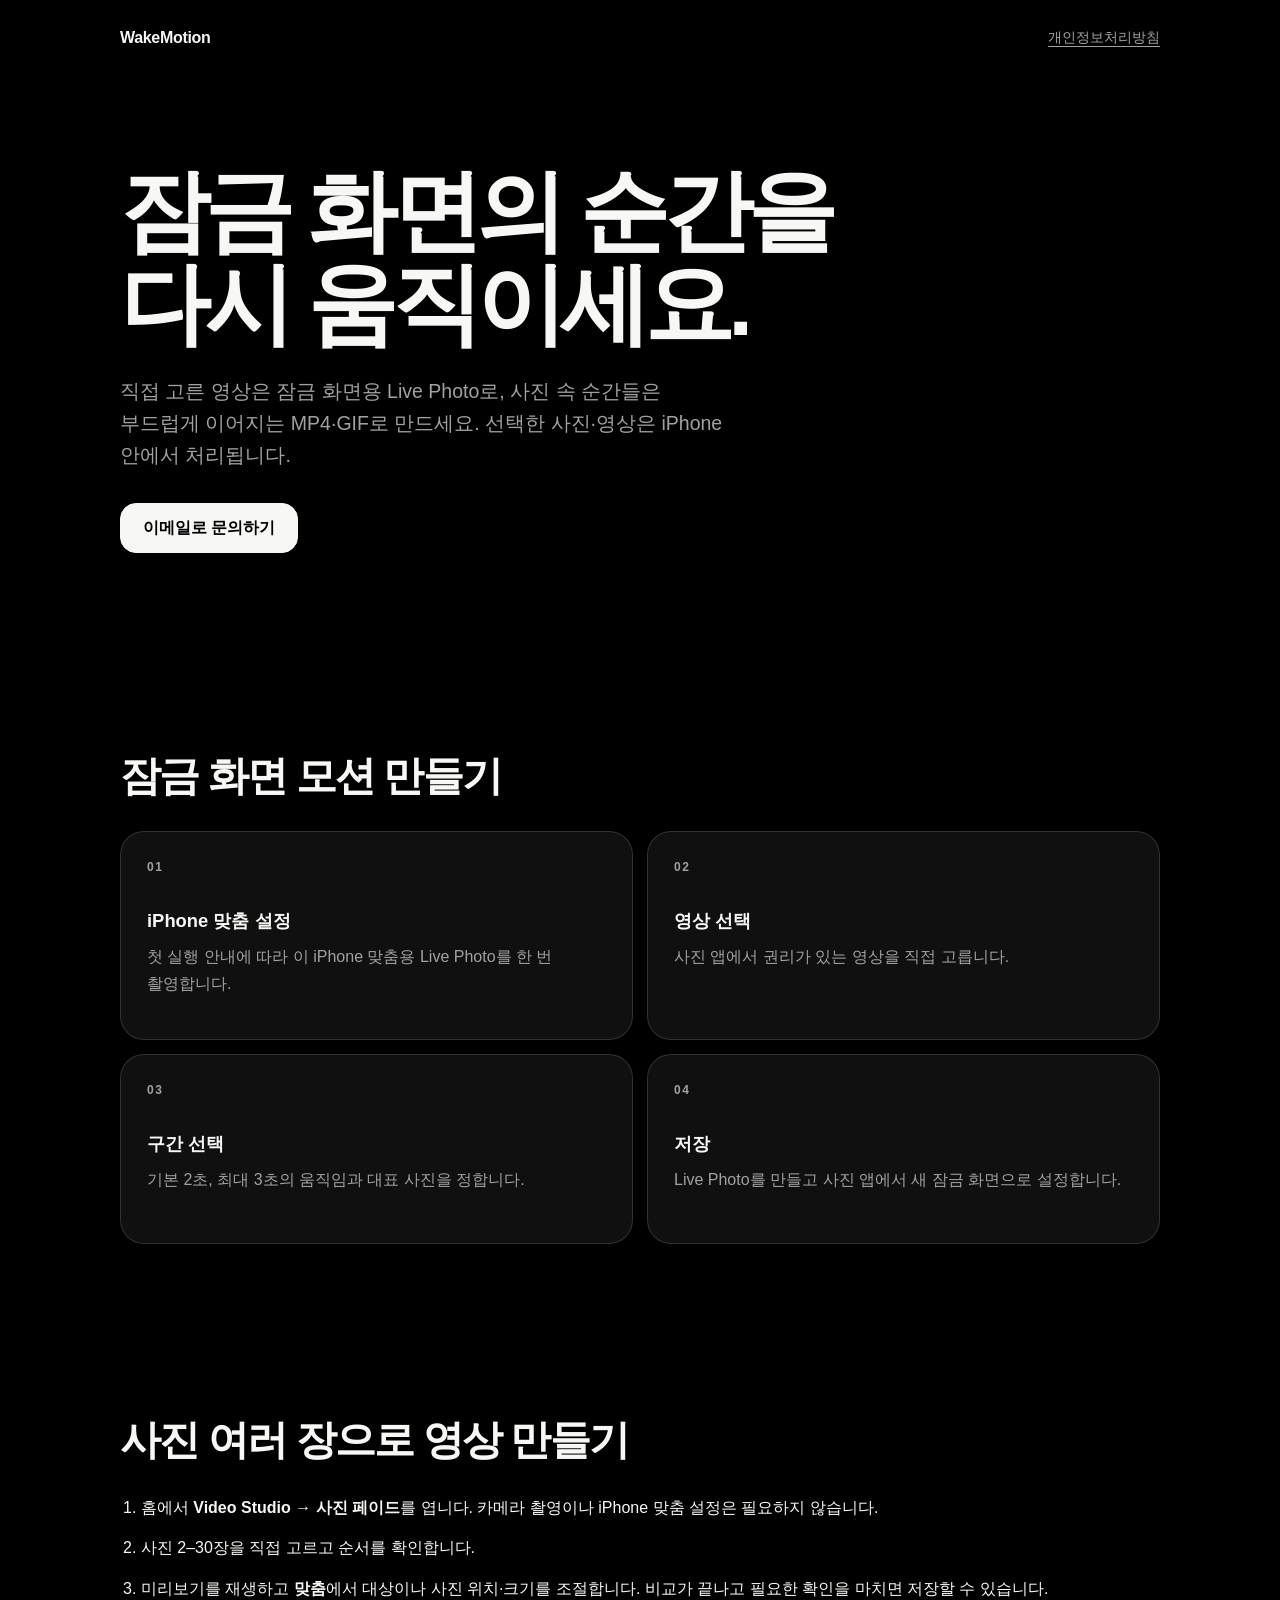
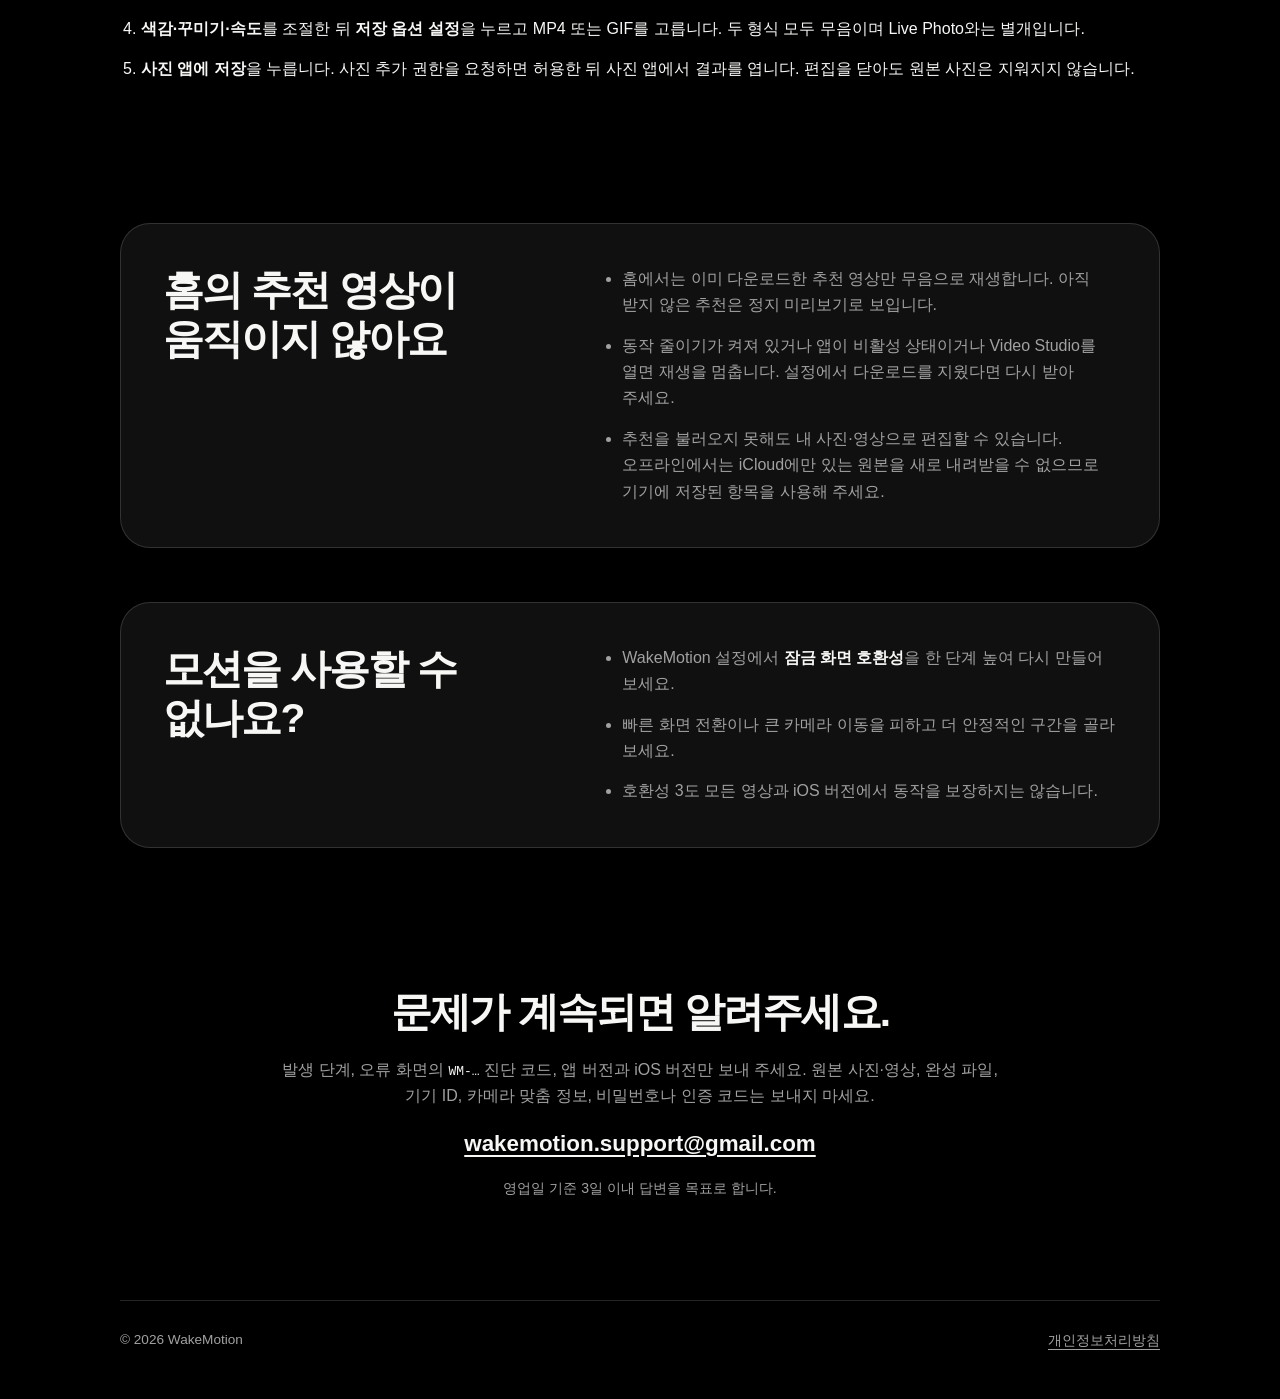
<file: index.html>
<!doctype html>
<html lang="ko">
<head>
  <meta charset="utf-8">
  <meta name="viewport" content="width=device-width, initial-scale=1">
  <meta name="description" content="WakeMotion 사용 방법, 잠금 화면 호환 안내 및 문의 채널입니다.">
  <meta name="theme-color" content="#000000">
  <title>WakeMotion 지원</title>
  <link rel="stylesheet" href="styles.css?v=20260904-scene-stage">
</head>
<body>
  <header class="site-header">
    <a class="brand" href="./" aria-label="WakeMotion 지원 홈">
      <span>WakeMotion</span>
    </a>
    <a class="header-link" href="privacy.html">개인정보처리방침</a>
  </header>

  <main>
    <section class="hero">
      <h1>잠금 화면의 순간을<br>다시 움직이세요.</h1>
      <p class="lead">직접 고른 영상은 잠금 화면용 Live Photo로, 사진 속 순간들은 부드럽게 이어지는 MP4·GIF로 만드세요. 선택한 사진·영상은 iPhone 안에서 처리됩니다.</p>
      <a class="primary-button" href="mailto:wakemotion.support@gmail.com?subject=WakeMotion%20지원%20문의">이메일로 문의하기</a>
    </section>

    <section class="section" aria-labelledby="quick-start">
      <div class="section-heading">
        <h2 id="quick-start">잠금 화면 모션 만들기</h2>
      </div>
      <ol class="step-grid">
        <li><span>01</span><strong>iPhone 맞춤 설정</strong><p>첫 실행 안내에 따라 이 iPhone 맞춤용 Live Photo를 한 번 촬영합니다.</p></li>
        <li><span>02</span><strong>영상 선택</strong><p>사진 앱에서 권리가 있는 영상을 직접 고릅니다.</p></li>
        <li><span>03</span><strong>구간 선택</strong><p>기본 2초, 최대 3초의 움직임과 대표 사진을 정합니다.</p></li>
        <li><span>04</span><strong>저장</strong><p>Live Photo를 만들고 사진 앱에서 새 잠금 화면으로 설정합니다.</p></li>
      </ol>
    </section>

    <section class="section" aria-labelledby="photo-fade">
      <div class="section-heading"><h2 id="photo-fade">사진 여러 장으로 영상 만들기</h2></div>
      <ol class="check-list">
        <li>홈에서 <strong>Video Studio → 사진 페이드</strong>를 엽니다. 카메라 촬영이나 iPhone 맞춤 설정은 필요하지 않습니다.</li>
        <li>사진 2–30장을 직접 고르고 순서를 확인합니다.</li>
        <li>미리보기를 재생하고 <strong>맞춤</strong>에서 대상이나 사진 위치·크기를 조절합니다. 비교가 끝나고 필요한 확인을 마치면 저장할 수 있습니다.</li>
        <li><strong>색감·꾸미기·속도</strong>를 조절한 뒤 <strong>저장 옵션 설정</strong>을 누르고 MP4 또는 GIF를 고릅니다. 두 형식 모두 무음이며 Live Photo와는 별개입니다.</li>
        <li><strong>사진 앱에 저장</strong>을 누릅니다. 사진 추가 권한을 요청하면 허용한 뒤 사진 앱에서 결과를 엽니다. 편집을 닫아도 원본 사진은 지워지지 않습니다.</li>
      </ol>
    </section>

    <section class="section panel" aria-labelledby="home-preview">
      <div><h2 id="home-preview">홈의 추천 영상이 움직이지 않아요</h2></div>
      <ul class="check-list">
        <li>홈에서는 이미 다운로드한 추천 영상만 무음으로 재생합니다. 아직 받지 않은 추천은 정지 미리보기로 보입니다.</li>
        <li>동작 줄이기가 켜져 있거나 앱이 비활성 상태이거나 Video Studio를 열면 재생을 멈춥니다. 설정에서 다운로드를 지웠다면 다시 받아 주세요.</li>
        <li>추천을 불러오지 못해도 내 사진·영상으로 편집할 수 있습니다. 오프라인에서는 iCloud에만 있는 원본을 새로 내려받을 수 없으므로 기기에 저장된 항목을 사용해 주세요.</li>
      </ul>
    </section>

    <section class="section panel" aria-labelledby="troubleshooting">
      <div>
        <h2 id="troubleshooting">모션을 사용할 수 없나요?</h2>
      </div>
      <ul class="check-list">
        <li>WakeMotion 설정에서 <strong>잠금 화면 호환성</strong>을 한 단계 높여 다시 만들어 보세요.</li>
        <li>빠른 화면 전환이나 큰 카메라 이동을 피하고 더 안정적인 구간을 골라 보세요.</li>
        <li>호환성 3도 모든 영상과 iOS 버전에서 동작을 보장하지는 않습니다.</li>
      </ul>
    </section>

    <section class="section contact" aria-labelledby="contact">
      <h2 id="contact">문제가 계속되면 알려주세요.</h2>
      <p>발생 단계, 오류 화면의 <code>WM-…</code> 진단 코드, 앱 버전과 iOS 버전만 보내 주세요. 원본 사진·영상, 완성 파일, 기기 ID, 카메라 맞춤 정보, 비밀번호나 인증 코드는 보내지 마세요.</p>
      <a class="email-link" href="mailto:wakemotion.support@gmail.com">wakemotion.support@gmail.com</a>
      <p class="response-note">영업일 기준 3일 이내 답변을 목표로 합니다.</p>
    </section>
  </main>

  <footer>
    <span>© 2026 WakeMotion</span>
    <a href="privacy.html">개인정보처리방침</a>
  </footer>
</body>
</html>
</file>
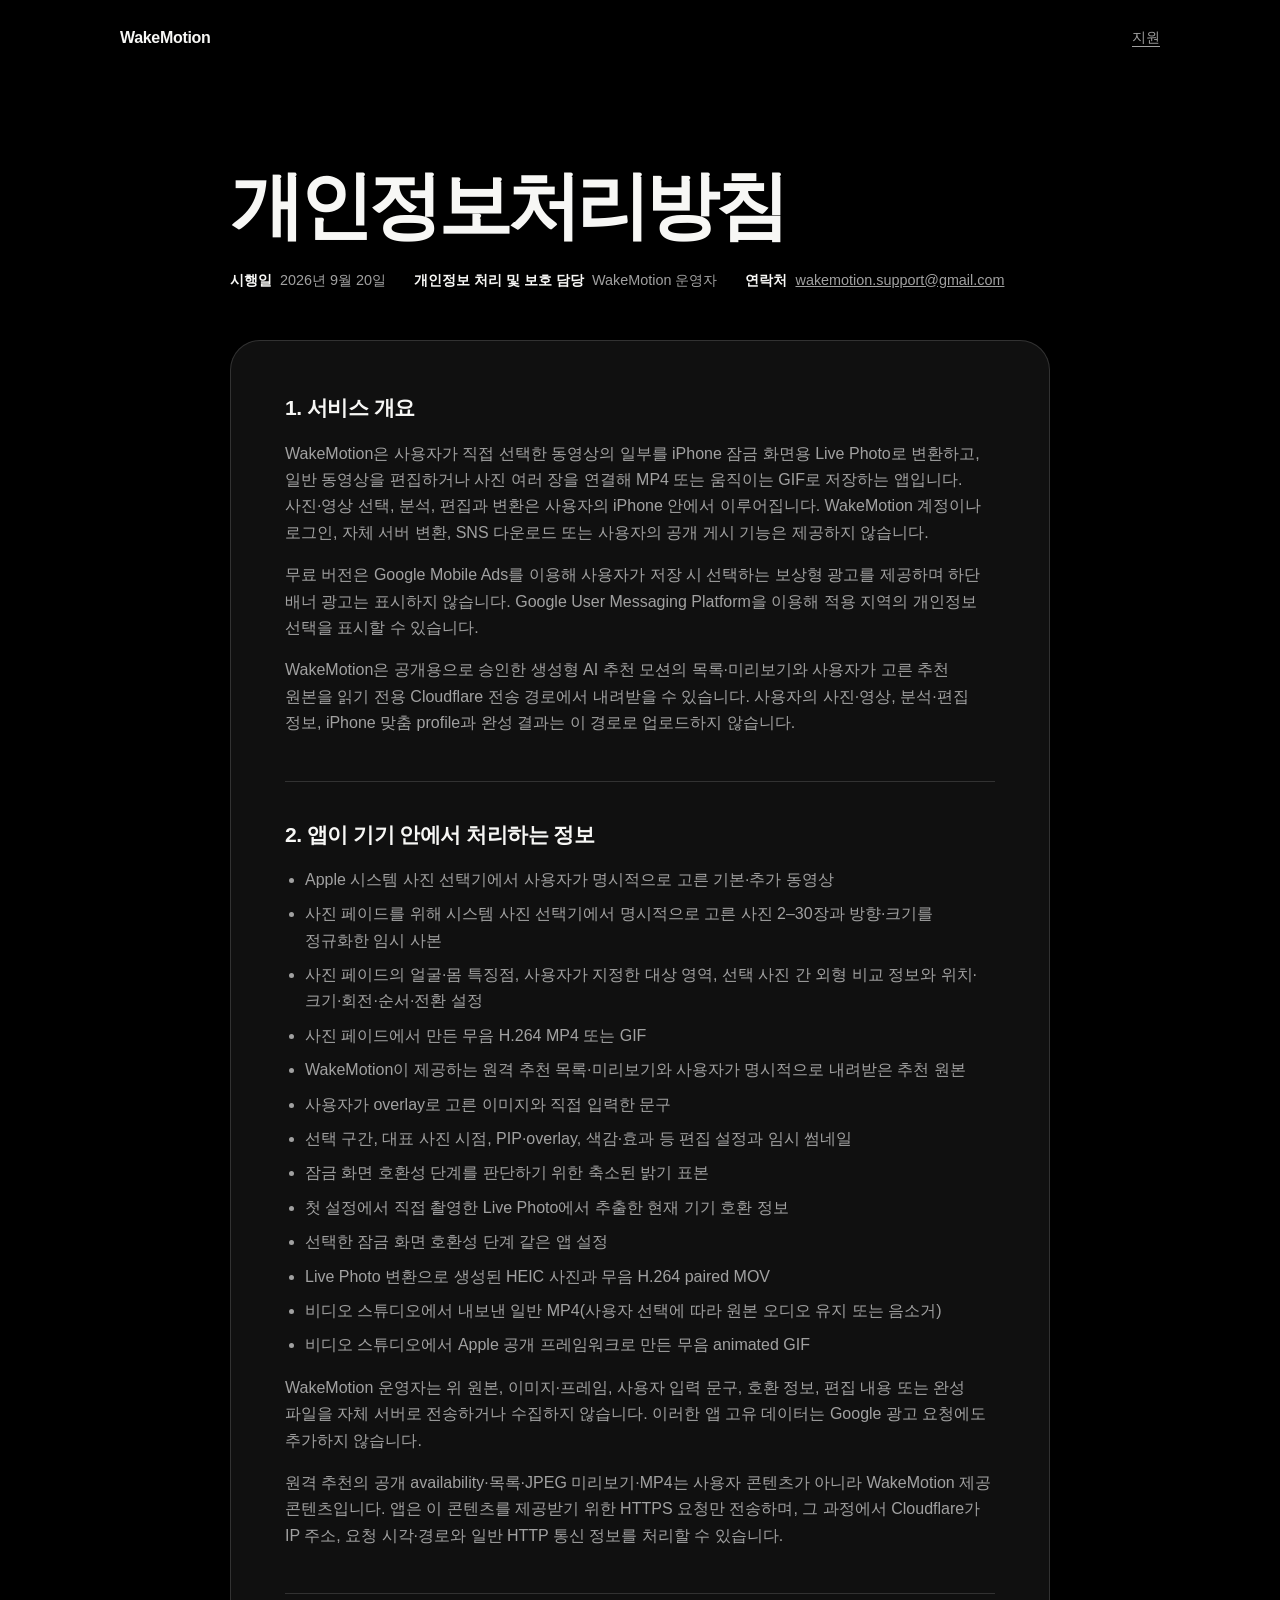
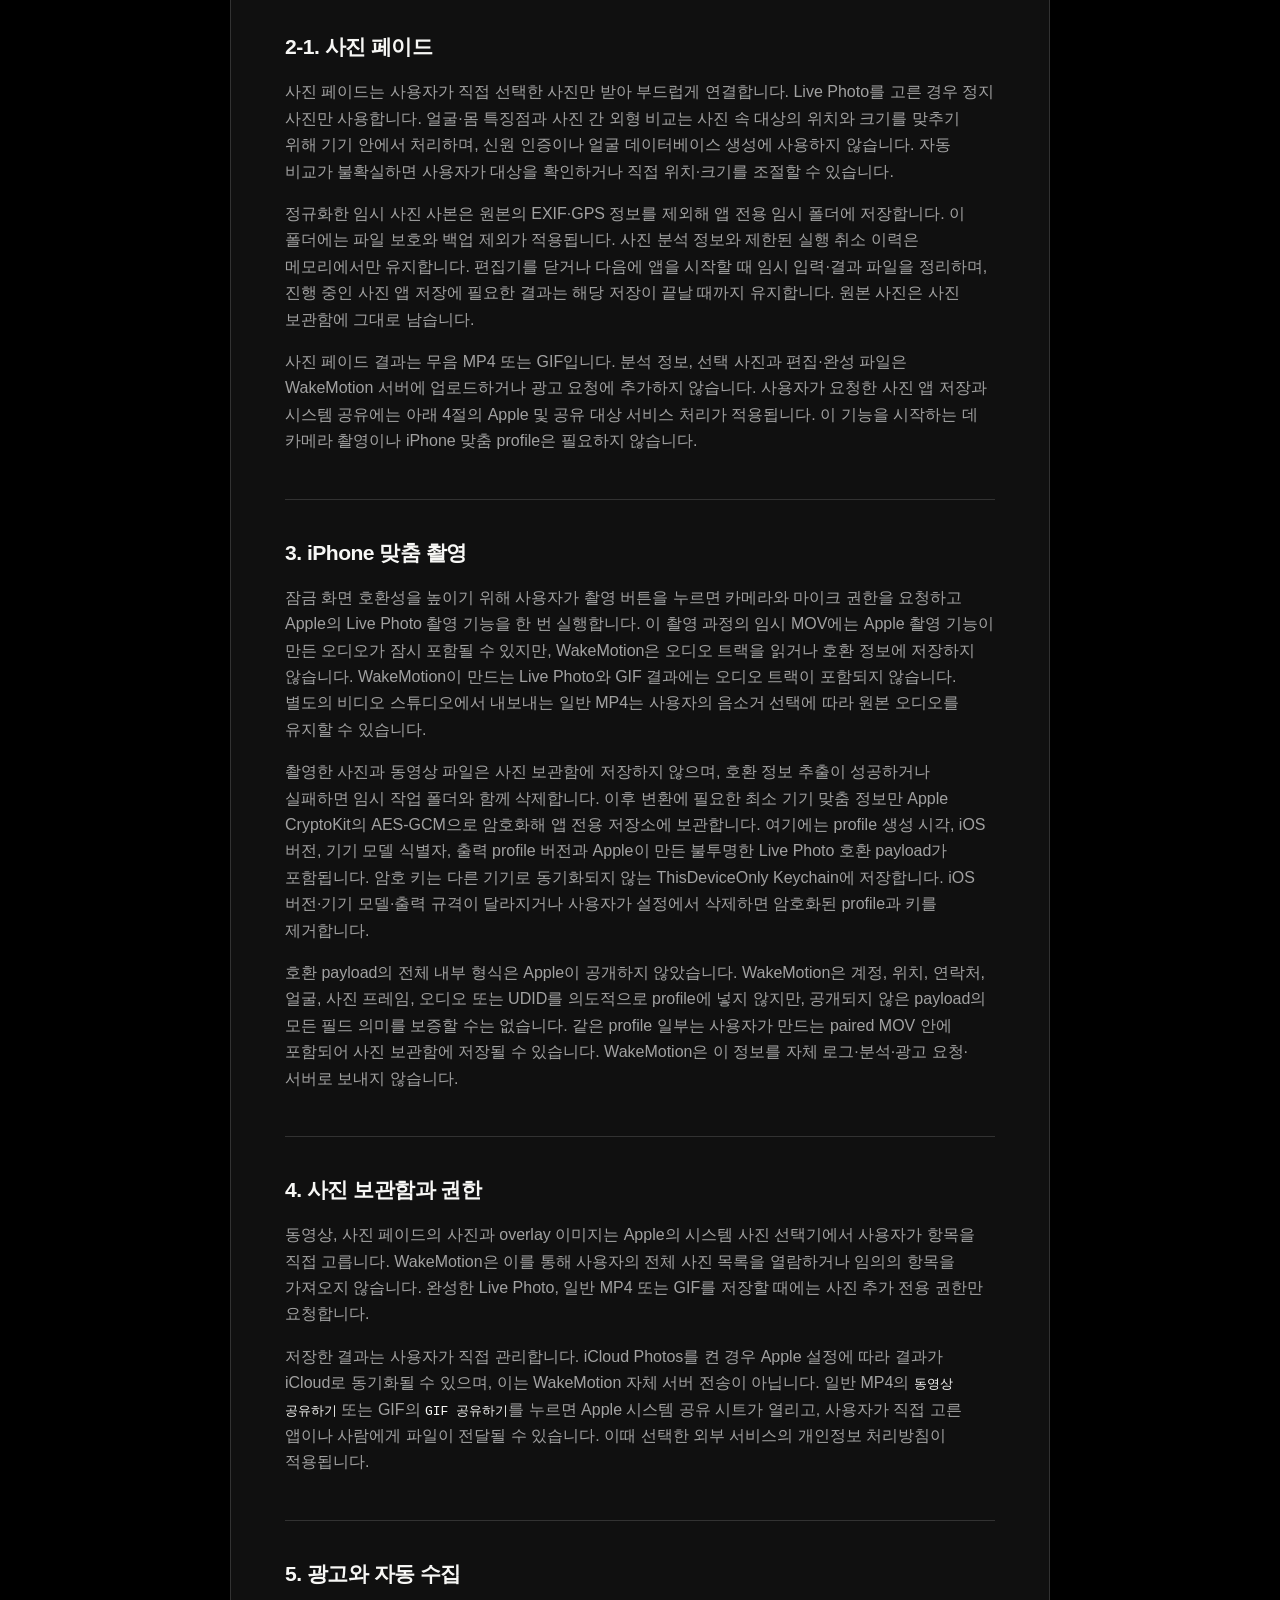
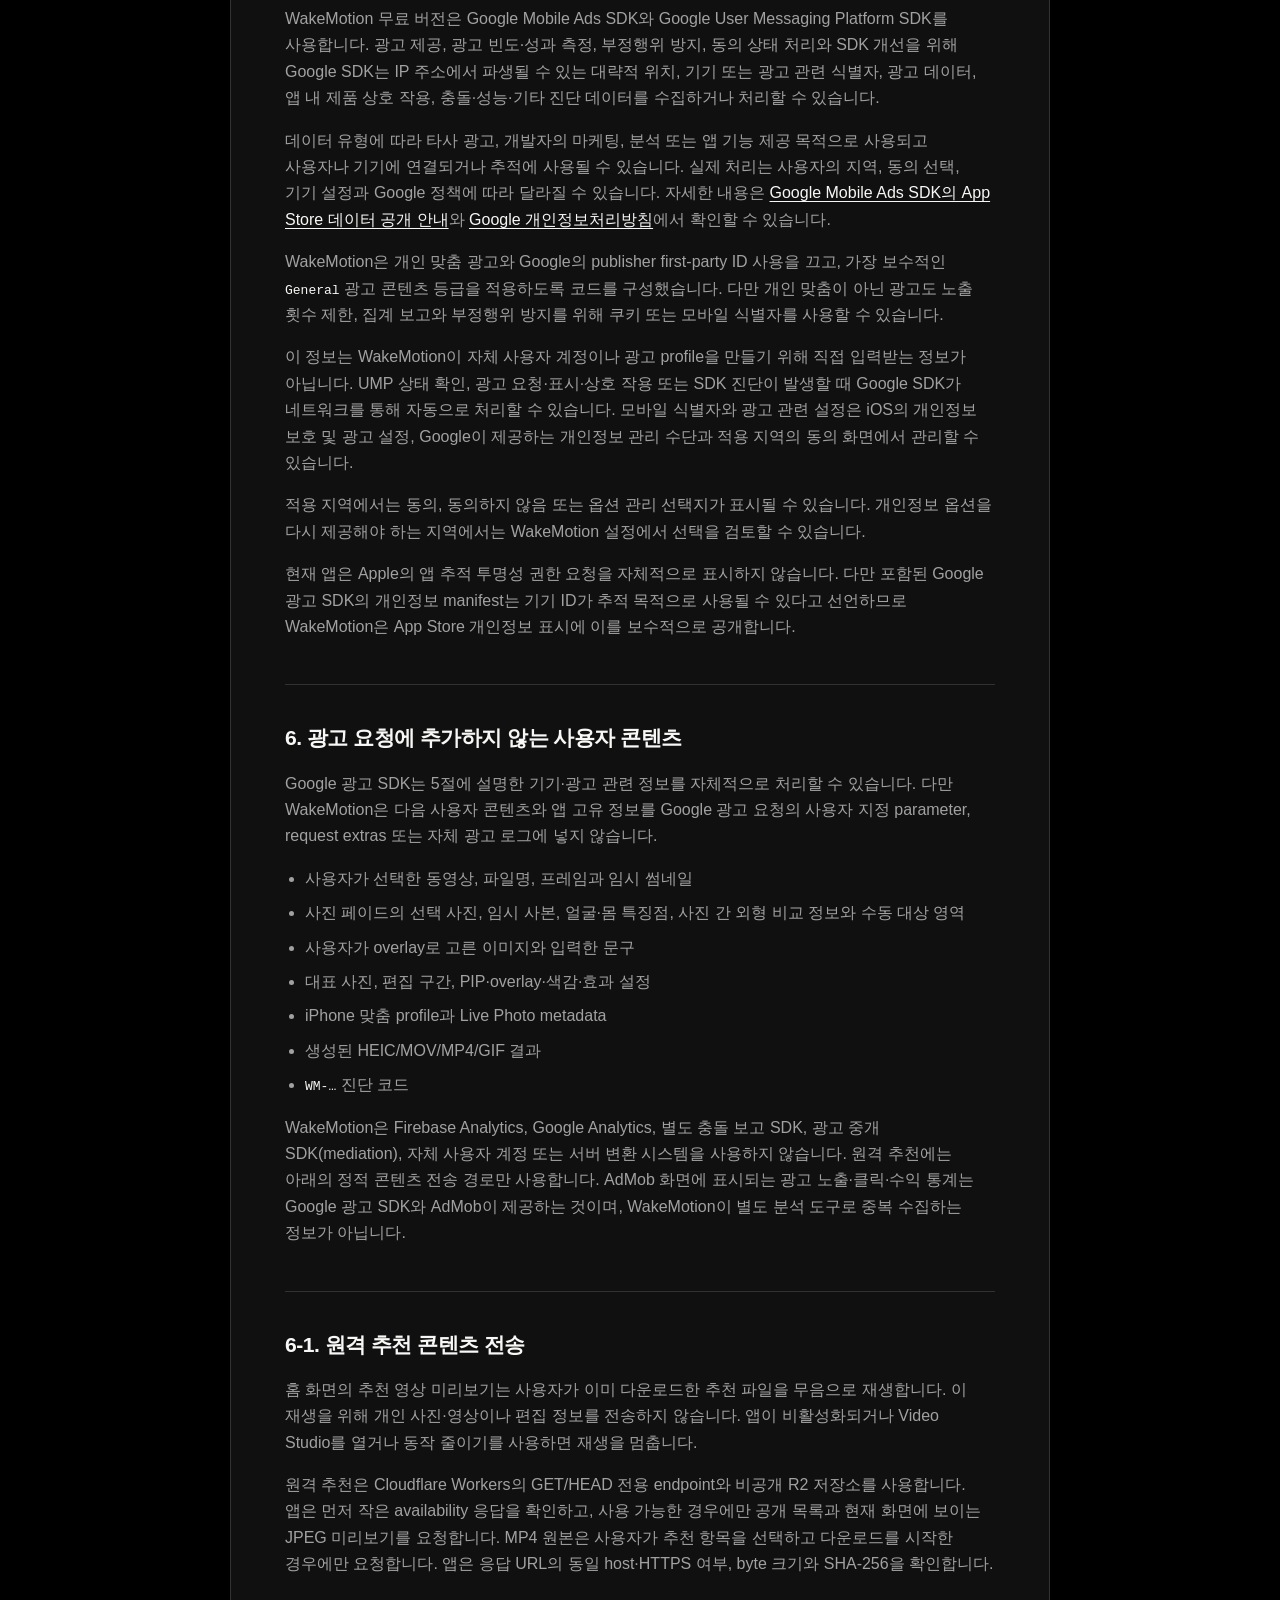
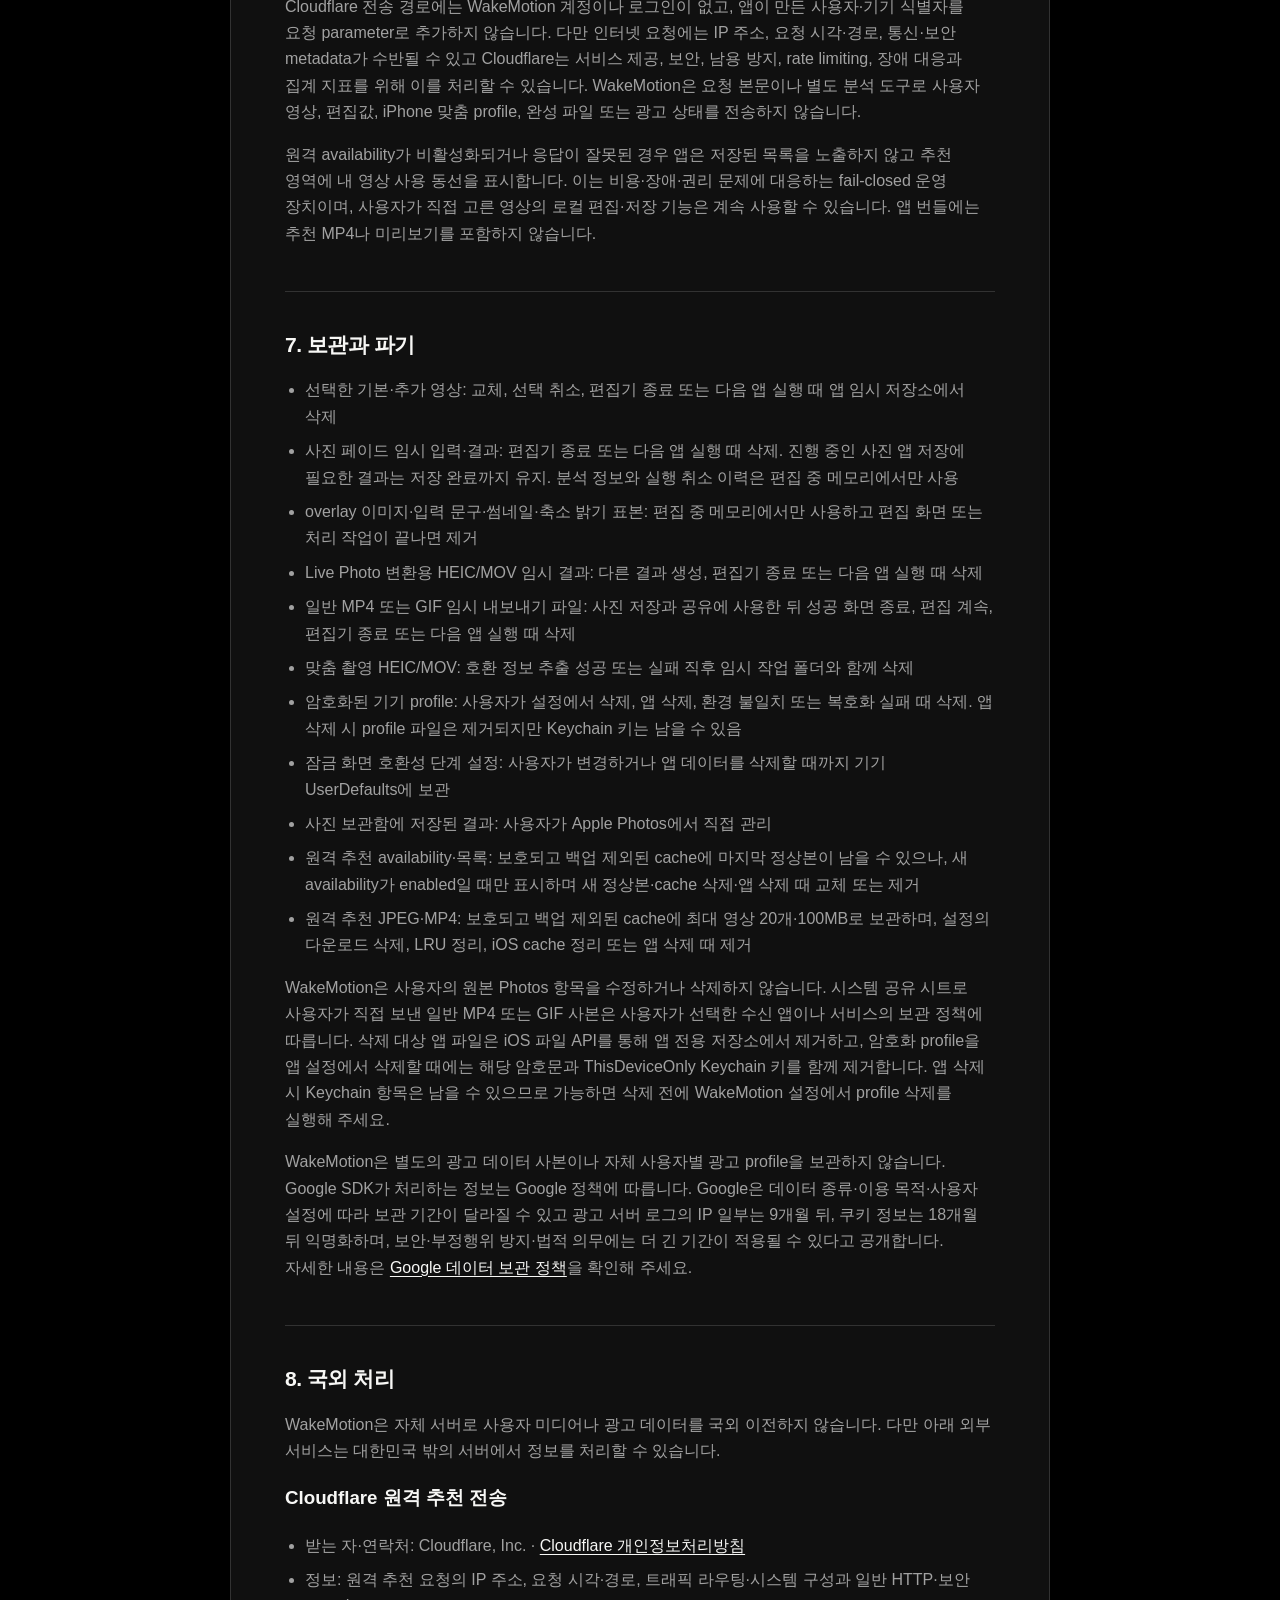
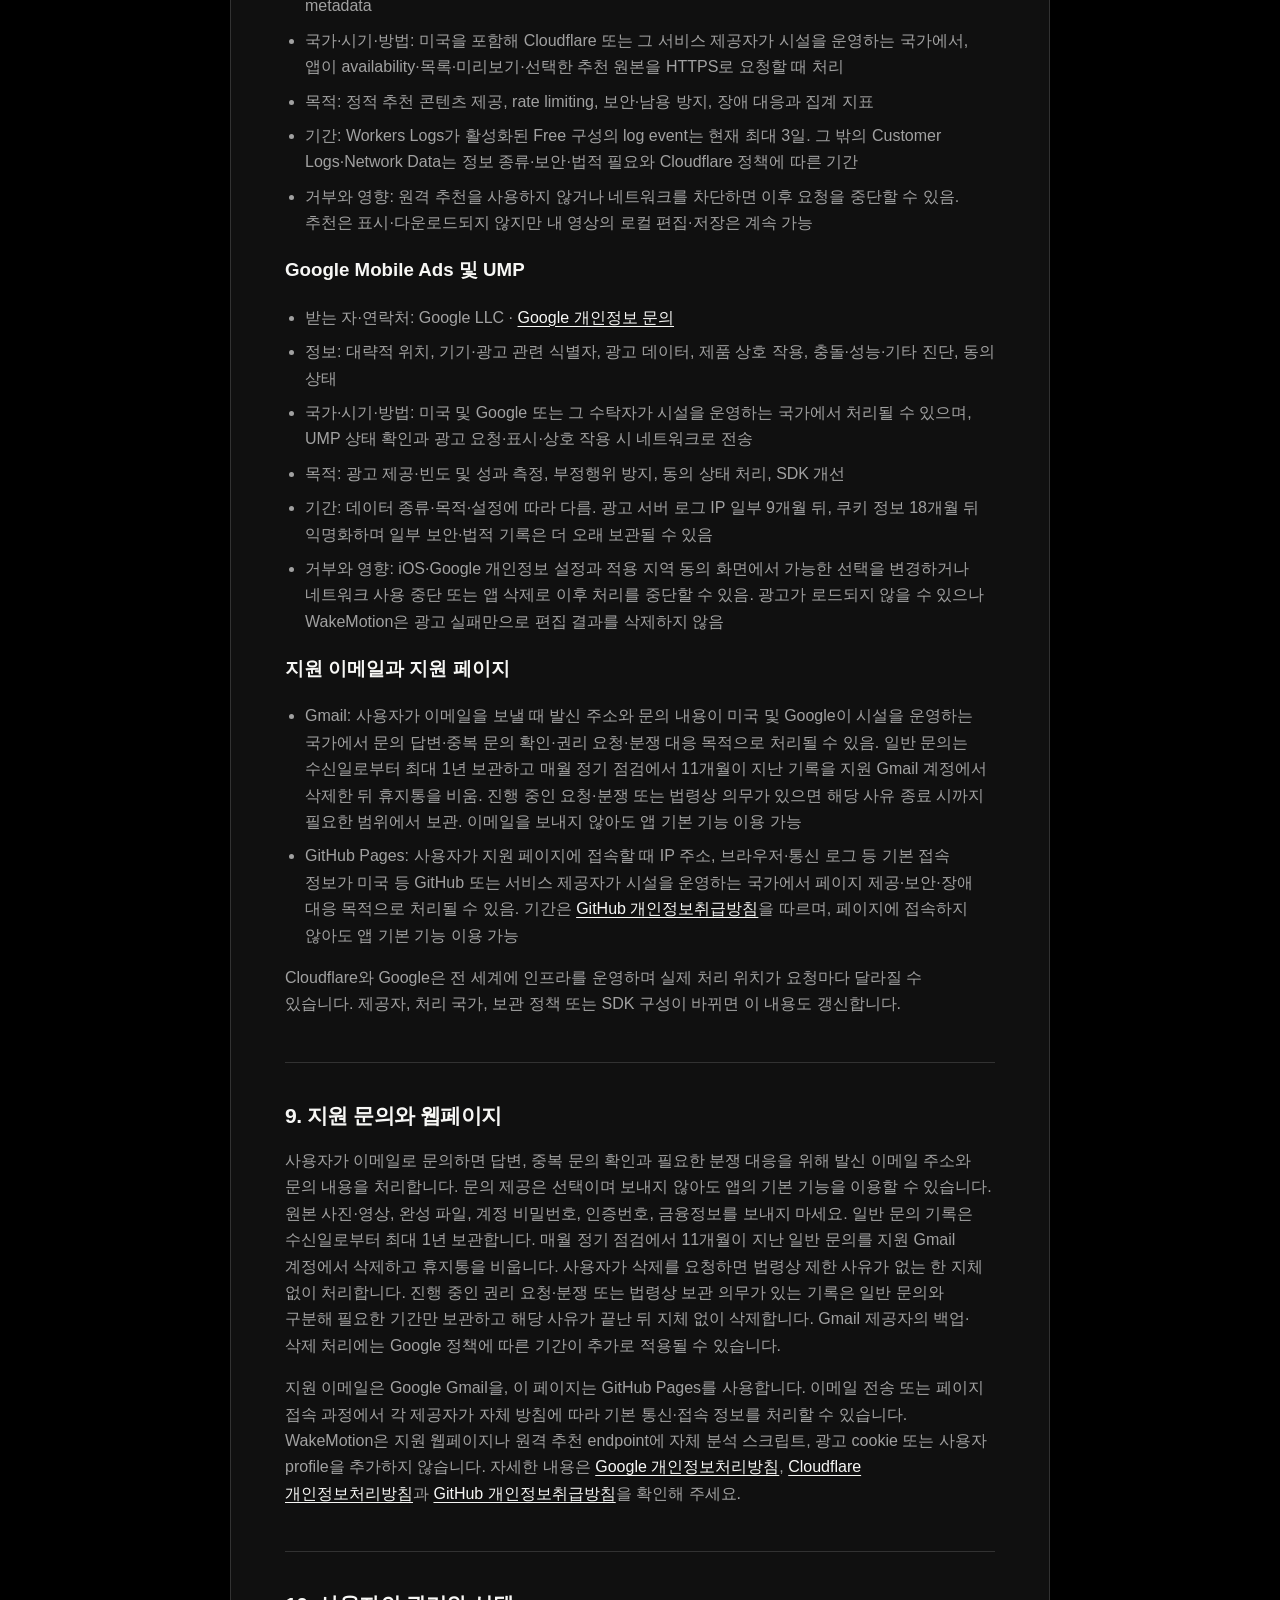
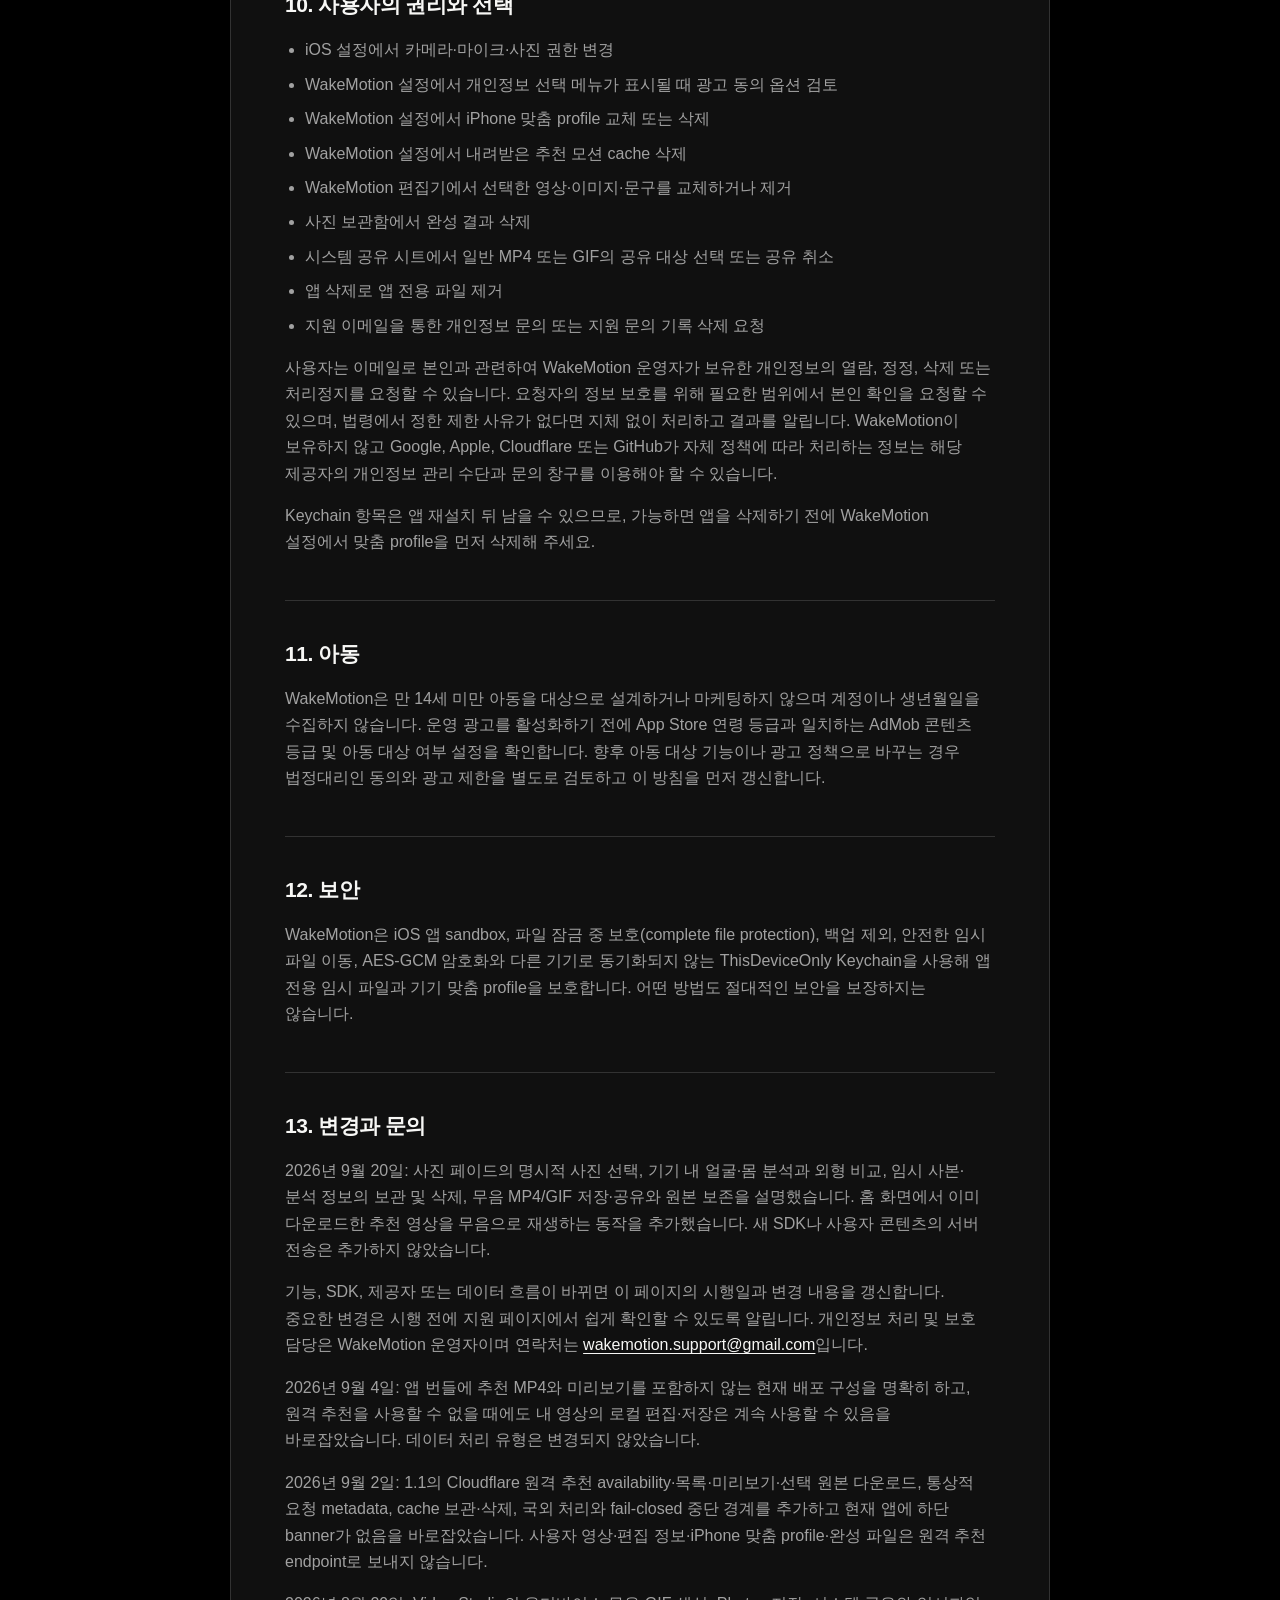
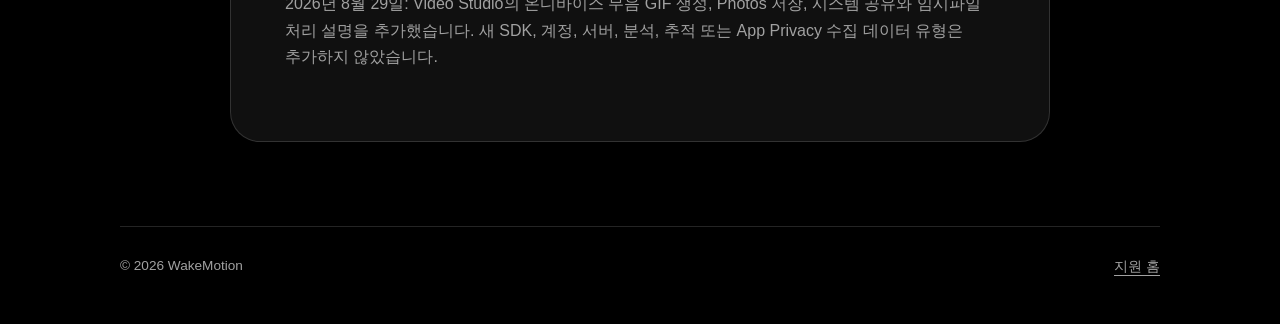
<file: privacy.html>
<!doctype html>
<html lang="ko">
<head>
  <meta charset="utf-8">
  <meta name="viewport" content="width=device-width, initial-scale=1">
  <meta name="description" content="WakeMotion 개인정보처리방침입니다.">
  <meta name="theme-color" content="#000000">
  <title>WakeMotion 개인정보처리방침</title>
  <link rel="stylesheet" href="styles.css?v=20260904-scene-stage">
</head>
<body>
  <header class="site-header">
    <a class="brand" href="./" aria-label="WakeMotion 지원 홈">
      <span>WakeMotion</span>
    </a>
    <a class="header-link" href="./">지원</a>
  </header>

  <main class="document-page">
    <section class="document-hero">
      <h1>개인정보처리방침</h1>
      <dl class="metadata">
        <div><dt>시행일</dt><dd>2026년 9월 20일</dd></div>
        <div><dt>개인정보 처리 및 보호 담당</dt><dd>WakeMotion 운영자</dd></div>
        <div><dt>연락처</dt><dd><a href="mailto:wakemotion.support@gmail.com">wakemotion.support@gmail.com</a></dd></div>
      </dl>
    </section>

    <article class="policy-card">
      <section>
        <h2>1. 서비스 개요</h2>
        <p>WakeMotion은 사용자가 직접 선택한 동영상의 일부를 iPhone 잠금 화면용 Live Photo로 변환하고, 일반 동영상을 편집하거나 사진 여러 장을 연결해 MP4 또는 움직이는 GIF로 저장하는 앱입니다. 사진·영상 선택, 분석, 편집과 변환은 사용자의 iPhone 안에서 이루어집니다. WakeMotion 계정이나 로그인, 자체 서버 변환, SNS 다운로드 또는 사용자의 공개 게시 기능은 제공하지 않습니다.</p>
        <p>무료 버전은 Google Mobile Ads를 이용해 사용자가 저장 시 선택하는 보상형 광고를 제공하며 하단 배너 광고는 표시하지 않습니다. Google User Messaging Platform을 이용해 적용 지역의 개인정보 선택을 표시할 수 있습니다.</p>
        <p>WakeMotion은 공개용으로 승인한 생성형 AI 추천 모션의 목록·미리보기와 사용자가 고른 추천 원본을 읽기 전용 Cloudflare 전송 경로에서 내려받을 수 있습니다. 사용자의 사진·영상, 분석·편집 정보, iPhone 맞춤 profile과 완성 결과는 이 경로로 업로드하지 않습니다.</p>
      </section>

      <section>
        <h2>2. 앱이 기기 안에서 처리하는 정보</h2>
        <ul>
          <li>Apple 시스템 사진 선택기에서 사용자가 명시적으로 고른 기본·추가 동영상</li>
          <li>사진 페이드를 위해 시스템 사진 선택기에서 명시적으로 고른 사진 2–30장과 방향·크기를 정규화한 임시 사본</li>
          <li>사진 페이드의 얼굴·몸 특징점, 사용자가 지정한 대상 영역, 선택 사진 간 외형 비교 정보와 위치·크기·회전·순서·전환 설정</li>
          <li>사진 페이드에서 만든 무음 H.264 MP4 또는 GIF</li>
          <li>WakeMotion이 제공하는 원격 추천 목록·미리보기와 사용자가 명시적으로 내려받은 추천 원본</li>
          <li>사용자가 overlay로 고른 이미지와 직접 입력한 문구</li>
          <li>선택 구간, 대표 사진 시점, PIP·overlay, 색감·효과 등 편집 설정과 임시 썸네일</li>
          <li>잠금 화면 호환성 단계를 판단하기 위한 축소된 밝기 표본</li>
          <li>첫 설정에서 직접 촬영한 Live Photo에서 추출한 현재 기기 호환 정보</li>
          <li>선택한 잠금 화면 호환성 단계 같은 앱 설정</li>
          <li>Live Photo 변환으로 생성된 HEIC 사진과 무음 H.264 paired MOV</li>
          <li>비디오 스튜디오에서 내보낸 일반 MP4(사용자 선택에 따라 원본 오디오 유지 또는 음소거)</li>
          <li>비디오 스튜디오에서 Apple 공개 프레임워크로 만든 무음 animated GIF</li>
        </ul>
        <p>WakeMotion 운영자는 위 원본, 이미지·프레임, 사용자 입력 문구, 호환 정보, 편집 내용 또는 완성 파일을 자체 서버로 전송하거나 수집하지 않습니다. 이러한 앱 고유 데이터는 Google 광고 요청에도 추가하지 않습니다.</p>
        <p>원격 추천의 공개 availability·목록·JPEG 미리보기·MP4는 사용자 콘텐츠가 아니라 WakeMotion 제공 콘텐츠입니다. 앱은 이 콘텐츠를 제공받기 위한 HTTPS 요청만 전송하며, 그 과정에서 Cloudflare가 IP 주소, 요청 시각·경로와 일반 HTTP 통신 정보를 처리할 수 있습니다.</p>
      </section>

      <section>
        <h2>2-1. 사진 페이드</h2>
        <p>사진 페이드는 사용자가 직접 선택한 사진만 받아 부드럽게 연결합니다. Live Photo를 고른 경우 정지 사진만 사용합니다. 얼굴·몸 특징점과 사진 간 외형 비교는 사진 속 대상의 위치와 크기를 맞추기 위해 기기 안에서 처리하며, 신원 인증이나 얼굴 데이터베이스 생성에 사용하지 않습니다. 자동 비교가 불확실하면 사용자가 대상을 확인하거나 직접 위치·크기를 조절할 수 있습니다.</p>
        <p>정규화한 임시 사진 사본은 원본의 EXIF·GPS 정보를 제외해 앱 전용 임시 폴더에 저장합니다. 이 폴더에는 파일 보호와 백업 제외가 적용됩니다. 사진 분석 정보와 제한된 실행 취소 이력은 메모리에서만 유지합니다. 편집기를 닫거나 다음에 앱을 시작할 때 임시 입력·결과 파일을 정리하며, 진행 중인 사진 앱 저장에 필요한 결과는 해당 저장이 끝날 때까지 유지합니다. 원본 사진은 사진 보관함에 그대로 남습니다.</p>
        <p>사진 페이드 결과는 무음 MP4 또는 GIF입니다. 분석 정보, 선택 사진과 편집·완성 파일은 WakeMotion 서버에 업로드하거나 광고 요청에 추가하지 않습니다. 사용자가 요청한 사진 앱 저장과 시스템 공유에는 아래 4절의 Apple 및 공유 대상 서비스 처리가 적용됩니다. 이 기능을 시작하는 데 카메라 촬영이나 iPhone 맞춤 profile은 필요하지 않습니다.</p>
      </section>

      <section>
        <h2>3. iPhone 맞춤 촬영</h2>
        <p>잠금 화면 호환성을 높이기 위해 사용자가 촬영 버튼을 누르면 카메라와 마이크 권한을 요청하고 Apple의 Live Photo 촬영 기능을 한 번 실행합니다. 이 촬영 과정의 임시 MOV에는 Apple 촬영 기능이 만든 오디오가 잠시 포함될 수 있지만, WakeMotion은 오디오 트랙을 읽거나 호환 정보에 저장하지 않습니다. WakeMotion이 만드는 Live Photo와 GIF 결과에는 오디오 트랙이 포함되지 않습니다. 별도의 비디오 스튜디오에서 내보내는 일반 MP4는 사용자의 음소거 선택에 따라 원본 오디오를 유지할 수 있습니다.</p>
        <p>촬영한 사진과 동영상 파일은 사진 보관함에 저장하지 않으며, 호환 정보 추출이 성공하거나 실패하면 임시 작업 폴더와 함께 삭제합니다. 이후 변환에 필요한 최소 기기 맞춤 정보만 Apple CryptoKit의 AES-GCM으로 암호화해 앱 전용 저장소에 보관합니다. 여기에는 profile 생성 시각, iOS 버전, 기기 모델 식별자, 출력 profile 버전과 Apple이 만든 불투명한 Live Photo 호환 payload가 포함됩니다. 암호 키는 다른 기기로 동기화되지 않는 ThisDeviceOnly Keychain에 저장합니다. iOS 버전·기기 모델·출력 규격이 달라지거나 사용자가 설정에서 삭제하면 암호화된 profile과 키를 제거합니다.</p>
        <p>호환 payload의 전체 내부 형식은 Apple이 공개하지 않았습니다. WakeMotion은 계정, 위치, 연락처, 얼굴, 사진 프레임, 오디오 또는 UDID를 의도적으로 profile에 넣지 않지만, 공개되지 않은 payload의 모든 필드 의미를 보증할 수는 없습니다. 같은 profile 일부는 사용자가 만드는 paired MOV 안에 포함되어 사진 보관함에 저장될 수 있습니다. WakeMotion은 이 정보를 자체 로그·분석·광고 요청·서버로 보내지 않습니다.</p>
      </section>

      <section>
        <h2>4. 사진 보관함과 권한</h2>
        <p>동영상, 사진 페이드의 사진과 overlay 이미지는 Apple의 시스템 사진 선택기에서 사용자가 항목을 직접 고릅니다. WakeMotion은 이를 통해 사용자의 전체 사진 목록을 열람하거나 임의의 항목을 가져오지 않습니다. 완성한 Live Photo, 일반 MP4 또는 GIF를 저장할 때에는 사진 추가 전용 권한만 요청합니다.</p>
        <p>저장한 결과는 사용자가 직접 관리합니다. iCloud Photos를 켠 경우 Apple 설정에 따라 결과가 iCloud로 동기화될 수 있으며, 이는 WakeMotion 자체 서버 전송이 아닙니다. 일반 MP4의 <code>동영상 공유하기</code> 또는 GIF의 <code>GIF 공유하기</code>를 누르면 Apple 시스템 공유 시트가 열리고, 사용자가 직접 고른 앱이나 사람에게 파일이 전달될 수 있습니다. 이때 선택한 외부 서비스의 개인정보 처리방침이 적용됩니다.</p>
      </section>

      <section>
        <h2>5. 광고와 자동 수집</h2>
        <p>WakeMotion 무료 버전은 Google Mobile Ads SDK와 Google User Messaging Platform SDK를 사용합니다. 광고 제공, 광고 빈도·성과 측정, 부정행위 방지, 동의 상태 처리와 SDK 개선을 위해 Google SDK는 IP 주소에서 파생될 수 있는 대략적 위치, 기기 또는 광고 관련 식별자, 광고 데이터, 앱 내 제품 상호 작용, 충돌·성능·기타 진단 데이터를 수집하거나 처리할 수 있습니다.</p>
        <p>데이터 유형에 따라 타사 광고, 개발자의 마케팅, 분석 또는 앱 기능 제공 목적으로 사용되고 사용자나 기기에 연결되거나 추적에 사용될 수 있습니다. 실제 처리는 사용자의 지역, 동의 선택, 기기 설정과 Google 정책에 따라 달라질 수 있습니다. 자세한 내용은 <a href="https://developers.google.com/admob/ios/privacy/data-disclosure">Google Mobile Ads SDK의 App Store 데이터 공개 안내</a>와 <a href="https://policies.google.com/privacy?hl=ko">Google 개인정보처리방침</a>에서 확인할 수 있습니다.</p>
        <p>WakeMotion은 개인 맞춤 광고와 Google의 publisher first-party ID 사용을 끄고, 가장 보수적인 <code>General</code> 광고 콘텐츠 등급을 적용하도록 코드를 구성했습니다. 다만 개인 맞춤이 아닌 광고도 노출 횟수 제한, 집계 보고와 부정행위 방지를 위해 쿠키 또는 모바일 식별자를 사용할 수 있습니다.</p>
        <p>이 정보는 WakeMotion이 자체 사용자 계정이나 광고 profile을 만들기 위해 직접 입력받는 정보가 아닙니다. UMP 상태 확인, 광고 요청·표시·상호 작용 또는 SDK 진단이 발생할 때 Google SDK가 네트워크를 통해 자동으로 처리할 수 있습니다. 모바일 식별자와 광고 관련 설정은 iOS의 개인정보 보호 및 광고 설정, Google이 제공하는 개인정보 관리 수단과 적용 지역의 동의 화면에서 관리할 수 있습니다.</p>
        <p>적용 지역에서는 동의, 동의하지 않음 또는 옵션 관리 선택지가 표시될 수 있습니다. 개인정보 옵션을 다시 제공해야 하는 지역에서는 WakeMotion 설정에서 선택을 검토할 수 있습니다.</p>
        <p>현재 앱은 Apple의 앱 추적 투명성 권한 요청을 자체적으로 표시하지 않습니다. 다만 포함된 Google 광고 SDK의 개인정보 manifest는 기기 ID가 추적 목적으로 사용될 수 있다고 선언하므로 WakeMotion은 App Store 개인정보 표시에 이를 보수적으로 공개합니다.</p>
      </section>

      <section>
        <h2>6. 광고 요청에 추가하지 않는 사용자 콘텐츠</h2>
        <p>Google 광고 SDK는 5절에 설명한 기기·광고 관련 정보를 자체적으로 처리할 수 있습니다. 다만 WakeMotion은 다음 사용자 콘텐츠와 앱 고유 정보를 Google 광고 요청의 사용자 지정 parameter, request extras 또는 자체 광고 로그에 넣지 않습니다.</p>
        <ul>
          <li>사용자가 선택한 동영상, 파일명, 프레임과 임시 썸네일</li>
          <li>사진 페이드의 선택 사진, 임시 사본, 얼굴·몸 특징점, 사진 간 외형 비교 정보와 수동 대상 영역</li>
          <li>사용자가 overlay로 고른 이미지와 입력한 문구</li>
          <li>대표 사진, 편집 구간, PIP·overlay·색감·효과 설정</li>
          <li>iPhone 맞춤 profile과 Live Photo metadata</li>
          <li>생성된 HEIC/MOV/MP4/GIF 결과</li>
          <li><code>WM-…</code> 진단 코드</li>
        </ul>
        <p>WakeMotion은 Firebase Analytics, Google Analytics, 별도 충돌 보고 SDK, 광고 중개 SDK(mediation), 자체 사용자 계정 또는 서버 변환 시스템을 사용하지 않습니다. 원격 추천에는 아래의 정적 콘텐츠 전송 경로만 사용합니다. AdMob 화면에 표시되는 광고 노출·클릭·수익 통계는 Google 광고 SDK와 AdMob이 제공하는 것이며, WakeMotion이 별도 분석 도구로 중복 수집하는 정보가 아닙니다.</p>
      </section>

      <section>
        <h2>6-1. 원격 추천 콘텐츠 전송</h2>
        <p>홈 화면의 추천 영상 미리보기는 사용자가 이미 다운로드한 추천 파일을 무음으로 재생합니다. 이 재생을 위해 개인 사진·영상이나 편집 정보를 전송하지 않습니다. 앱이 비활성화되거나 Video Studio를 열거나 동작 줄이기를 사용하면 재생을 멈춥니다.</p>
        <p>원격 추천은 Cloudflare Workers의 GET/HEAD 전용 endpoint와 비공개 R2 저장소를 사용합니다. 앱은 먼저 작은 availability 응답을 확인하고, 사용 가능한 경우에만 공개 목록과 현재 화면에 보이는 JPEG 미리보기를 요청합니다. MP4 원본은 사용자가 추천 항목을 선택하고 다운로드를 시작한 경우에만 요청합니다. 앱은 응답 URL의 동일 host·HTTPS 여부, byte 크기와 SHA-256을 확인합니다.</p>
        <p>Cloudflare 전송 경로에는 WakeMotion 계정이나 로그인이 없고, 앱이 만든 사용자·기기 식별자를 요청 parameter로 추가하지 않습니다. 다만 인터넷 요청에는 IP 주소, 요청 시각·경로, 통신·보안 metadata가 수반될 수 있고 Cloudflare는 서비스 제공, 보안, 남용 방지, rate limiting, 장애 대응과 집계 지표를 위해 이를 처리할 수 있습니다. WakeMotion은 요청 본문이나 별도 분석 도구로 사용자 영상, 편집값, iPhone 맞춤 profile, 완성 파일 또는 광고 상태를 전송하지 않습니다.</p>
        <p>원격 availability가 비활성화되거나 응답이 잘못된 경우 앱은 저장된 목록을 노출하지 않고 추천 영역에 내 영상 사용 동선을 표시합니다. 이는 비용·장애·권리 문제에 대응하는 fail-closed 운영 장치이며, 사용자가 직접 고른 영상의 로컬 편집·저장 기능은 계속 사용할 수 있습니다. 앱 번들에는 추천 MP4나 미리보기를 포함하지 않습니다.</p>
      </section>

      <section>
        <h2>7. 보관과 파기</h2>
        <ul>
          <li>선택한 기본·추가 영상: 교체, 선택 취소, 편집기 종료 또는 다음 앱 실행 때 앱 임시 저장소에서 삭제</li>
          <li>사진 페이드 임시 입력·결과: 편집기 종료 또는 다음 앱 실행 때 삭제. 진행 중인 사진 앱 저장에 필요한 결과는 저장 완료까지 유지. 분석 정보와 실행 취소 이력은 편집 중 메모리에서만 사용</li>
          <li>overlay 이미지·입력 문구·썸네일·축소 밝기 표본: 편집 중 메모리에서만 사용하고 편집 화면 또는 처리 작업이 끝나면 제거</li>
          <li>Live Photo 변환용 HEIC/MOV 임시 결과: 다른 결과 생성, 편집기 종료 또는 다음 앱 실행 때 삭제</li>
          <li>일반 MP4 또는 GIF 임시 내보내기 파일: 사진 저장과 공유에 사용한 뒤 성공 화면 종료, 편집 계속, 편집기 종료 또는 다음 앱 실행 때 삭제</li>
          <li>맞춤 촬영 HEIC/MOV: 호환 정보 추출 성공 또는 실패 직후 임시 작업 폴더와 함께 삭제</li>
          <li>암호화된 기기 profile: 사용자가 설정에서 삭제, 앱 삭제, 환경 불일치 또는 복호화 실패 때 삭제. 앱 삭제 시 profile 파일은 제거되지만 Keychain 키는 남을 수 있음</li>
          <li>잠금 화면 호환성 단계 설정: 사용자가 변경하거나 앱 데이터를 삭제할 때까지 기기 UserDefaults에 보관</li>
          <li>사진 보관함에 저장된 결과: 사용자가 Apple Photos에서 직접 관리</li>
          <li>원격 추천 availability·목록: 보호되고 백업 제외된 cache에 마지막 정상본이 남을 수 있으나, 새 availability가 enabled일 때만 표시하며 새 정상본·cache 삭제·앱 삭제 때 교체 또는 제거</li>
          <li>원격 추천 JPEG·MP4: 보호되고 백업 제외된 cache에 최대 영상 20개·100MB로 보관하며, 설정의 다운로드 삭제, LRU 정리, iOS cache 정리 또는 앱 삭제 때 제거</li>
        </ul>
        <p>WakeMotion은 사용자의 원본 Photos 항목을 수정하거나 삭제하지 않습니다. 시스템 공유 시트로 사용자가 직접 보낸 일반 MP4 또는 GIF 사본은 사용자가 선택한 수신 앱이나 서비스의 보관 정책에 따릅니다. 삭제 대상 앱 파일은 iOS 파일 API를 통해 앱 전용 저장소에서 제거하고, 암호화 profile을 앱 설정에서 삭제할 때에는 해당 암호문과 ThisDeviceOnly Keychain 키를 함께 제거합니다. 앱 삭제 시 Keychain 항목은 남을 수 있으므로 가능하면 삭제 전에 WakeMotion 설정에서 profile 삭제를 실행해 주세요.</p>
        <p>WakeMotion은 별도의 광고 데이터 사본이나 자체 사용자별 광고 profile을 보관하지 않습니다. Google SDK가 처리하는 정보는 Google 정책에 따릅니다. Google은 데이터 종류·이용 목적·사용자 설정에 따라 보관 기간이 달라질 수 있고 광고 서버 로그의 IP 일부는 9개월 뒤, 쿠키 정보는 18개월 뒤 익명화하며, 보안·부정행위 방지·법적 의무에는 더 긴 기간이 적용될 수 있다고 공개합니다. 자세한 내용은 <a href="https://policies.google.com/technologies/retention?hl=ko">Google 데이터 보관 정책</a>을 확인해 주세요.</p>
      </section>

      <section>
        <h2>8. 국외 처리</h2>
        <p>WakeMotion은 자체 서버로 사용자 미디어나 광고 데이터를 국외 이전하지 않습니다. 다만 아래 외부 서비스는 대한민국 밖의 서버에서 정보를 처리할 수 있습니다.</p>
        <h3>Cloudflare 원격 추천 전송</h3>
        <ul>
          <li>받는 자·연락처: Cloudflare, Inc. · <a href="https://www.cloudflare.com/privacypolicy/">Cloudflare 개인정보처리방침</a></li>
          <li>정보: 원격 추천 요청의 IP 주소, 요청 시각·경로, 트래픽 라우팅·시스템 구성과 일반 HTTP·보안 metadata</li>
          <li>국가·시기·방법: 미국을 포함해 Cloudflare 또는 그 서비스 제공자가 시설을 운영하는 국가에서, 앱이 availability·목록·미리보기·선택한 추천 원본을 HTTPS로 요청할 때 처리</li>
          <li>목적: 정적 추천 콘텐츠 제공, rate limiting, 보안·남용 방지, 장애 대응과 집계 지표</li>
          <li>기간: Workers Logs가 활성화된 Free 구성의 log event는 현재 최대 3일. 그 밖의 Customer Logs·Network Data는 정보 종류·보안·법적 필요와 Cloudflare 정책에 따른 기간</li>
          <li>거부와 영향: 원격 추천을 사용하지 않거나 네트워크를 차단하면 이후 요청을 중단할 수 있음. 추천은 표시·다운로드되지 않지만 내 영상의 로컬 편집·저장은 계속 가능</li>
        </ul>
        <h3>Google Mobile Ads 및 UMP</h3>
        <ul>
          <li>받는 자·연락처: Google LLC · <a href="https://support.google.com/policies/troubleshooter/7575787?hl=ko">Google 개인정보 문의</a></li>
          <li>정보: 대략적 위치, 기기·광고 관련 식별자, 광고 데이터, 제품 상호 작용, 충돌·성능·기타 진단, 동의 상태</li>
          <li>국가·시기·방법: 미국 및 Google 또는 그 수탁자가 시설을 운영하는 국가에서 처리될 수 있으며, UMP 상태 확인과 광고 요청·표시·상호 작용 시 네트워크로 전송</li>
          <li>목적: 광고 제공·빈도 및 성과 측정, 부정행위 방지, 동의 상태 처리, SDK 개선</li>
          <li>기간: 데이터 종류·목적·설정에 따라 다름. 광고 서버 로그 IP 일부 9개월 뒤, 쿠키 정보 18개월 뒤 익명화하며 일부 보안·법적 기록은 더 오래 보관될 수 있음</li>
          <li>거부와 영향: iOS·Google 개인정보 설정과 적용 지역 동의 화면에서 가능한 선택을 변경하거나 네트워크 사용 중단 또는 앱 삭제로 이후 처리를 중단할 수 있음. 광고가 로드되지 않을 수 있으나 WakeMotion은 광고 실패만으로 편집 결과를 삭제하지 않음</li>
        </ul>
        <h3>지원 이메일과 지원 페이지</h3>
        <ul>
          <li>Gmail: 사용자가 이메일을 보낼 때 발신 주소와 문의 내용이 미국 및 Google이 시설을 운영하는 국가에서 문의 답변·중복 문의 확인·권리 요청·분쟁 대응 목적으로 처리될 수 있음. 일반 문의는 수신일로부터 최대 1년 보관하고 매월 정기 점검에서 11개월이 지난 기록을 지원 Gmail 계정에서 삭제한 뒤 휴지통을 비움. 진행 중인 요청·분쟁 또는 법령상 의무가 있으면 해당 사유 종료 시까지 필요한 범위에서 보관. 이메일을 보내지 않아도 앱 기본 기능 이용 가능</li>
          <li>GitHub Pages: 사용자가 지원 페이지에 접속할 때 IP 주소, 브라우저·통신 로그 등 기본 접속 정보가 미국 등 GitHub 또는 서비스 제공자가 시설을 운영하는 국가에서 페이지 제공·보안·장애 대응 목적으로 처리될 수 있음. 기간은 <a href="https://docs.github.com/site-policy/privacy-policies/github-general-privacy-statement">GitHub 개인정보취급방침</a>을 따르며, 페이지에 접속하지 않아도 앱 기본 기능 이용 가능</li>
        </ul>
        <p>Cloudflare와 Google은 전 세계에 인프라를 운영하며 실제 처리 위치가 요청마다 달라질 수 있습니다. 제공자, 처리 국가, 보관 정책 또는 SDK 구성이 바뀌면 이 내용도 갱신합니다.</p>
      </section>

      <section>
        <h2>9. 지원 문의와 웹페이지</h2>
        <p>사용자가 이메일로 문의하면 답변, 중복 문의 확인과 필요한 분쟁 대응을 위해 발신 이메일 주소와 문의 내용을 처리합니다. 문의 제공은 선택이며 보내지 않아도 앱의 기본 기능을 이용할 수 있습니다. 원본 사진·영상, 완성 파일, 계정 비밀번호, 인증번호, 금융정보를 보내지 마세요. 일반 문의 기록은 수신일로부터 최대 1년 보관합니다. 매월 정기 점검에서 11개월이 지난 일반 문의를 지원 Gmail 계정에서 삭제하고 휴지통을 비웁니다. 사용자가 삭제를 요청하면 법령상 제한 사유가 없는 한 지체 없이 처리합니다. 진행 중인 권리 요청·분쟁 또는 법령상 보관 의무가 있는 기록은 일반 문의와 구분해 필요한 기간만 보관하고 해당 사유가 끝난 뒤 지체 없이 삭제합니다. Gmail 제공자의 백업·삭제 처리에는 Google 정책에 따른 기간이 추가로 적용될 수 있습니다.</p>
        <p>지원 이메일은 Google Gmail을, 이 페이지는 GitHub Pages를 사용합니다. 이메일 전송 또는 페이지 접속 과정에서 각 제공자가 자체 방침에 따라 기본 통신·접속 정보를 처리할 수 있습니다. WakeMotion은 지원 웹페이지나 원격 추천 endpoint에 자체 분석 스크립트, 광고 cookie 또는 사용자 profile을 추가하지 않습니다. 자세한 내용은 <a href="https://policies.google.com/privacy?hl=ko">Google 개인정보처리방침</a>, <a href="https://www.cloudflare.com/privacypolicy/">Cloudflare 개인정보처리방침</a>과 <a href="https://docs.github.com/site-policy/privacy-policies/github-general-privacy-statement">GitHub 개인정보취급방침</a>을 확인해 주세요.</p>
      </section>

      <section>
        <h2>10. 사용자의 권리와 선택</h2>
        <ul>
          <li>iOS 설정에서 카메라·마이크·사진 권한 변경</li>
          <li>WakeMotion 설정에서 개인정보 선택 메뉴가 표시될 때 광고 동의 옵션 검토</li>
          <li>WakeMotion 설정에서 iPhone 맞춤 profile 교체 또는 삭제</li>
          <li>WakeMotion 설정에서 내려받은 추천 모션 cache 삭제</li>
          <li>WakeMotion 편집기에서 선택한 영상·이미지·문구를 교체하거나 제거</li>
          <li>사진 보관함에서 완성 결과 삭제</li>
          <li>시스템 공유 시트에서 일반 MP4 또는 GIF의 공유 대상 선택 또는 공유 취소</li>
          <li>앱 삭제로 앱 전용 파일 제거</li>
          <li>지원 이메일을 통한 개인정보 문의 또는 지원 문의 기록 삭제 요청</li>
        </ul>
        <p>사용자는 이메일로 본인과 관련하여 WakeMotion 운영자가 보유한 개인정보의 열람, 정정, 삭제 또는 처리정지를 요청할 수 있습니다. 요청자의 정보 보호를 위해 필요한 범위에서 본인 확인을 요청할 수 있으며, 법령에서 정한 제한 사유가 없다면 지체 없이 처리하고 결과를 알립니다. WakeMotion이 보유하지 않고 Google, Apple, Cloudflare 또는 GitHub가 자체 정책에 따라 처리하는 정보는 해당 제공자의 개인정보 관리 수단과 문의 창구를 이용해야 할 수 있습니다.</p>
        <p>Keychain 항목은 앱 재설치 뒤 남을 수 있으므로, 가능하면 앱을 삭제하기 전에 WakeMotion 설정에서 맞춤 profile을 먼저 삭제해 주세요.</p>
      </section>

      <section>
        <h2>11. 아동</h2>
        <p>WakeMotion은 만 14세 미만 아동을 대상으로 설계하거나 마케팅하지 않으며 계정이나 생년월일을 수집하지 않습니다. 운영 광고를 활성화하기 전에 App Store 연령 등급과 일치하는 AdMob 콘텐츠 등급 및 아동 대상 여부 설정을 확인합니다. 향후 아동 대상 기능이나 광고 정책으로 바꾸는 경우 법정대리인 동의와 광고 제한을 별도로 검토하고 이 방침을 먼저 갱신합니다.</p>
      </section>

      <section>
        <h2>12. 보안</h2>
        <p>WakeMotion은 iOS 앱 sandbox, 파일 잠금 중 보호(complete file protection), 백업 제외, 안전한 임시 파일 이동, AES-GCM 암호화와 다른 기기로 동기화되지 않는 ThisDeviceOnly Keychain을 사용해 앱 전용 임시 파일과 기기 맞춤 profile을 보호합니다. 어떤 방법도 절대적인 보안을 보장하지는 않습니다.</p>
      </section>

      <section>
        <h2>13. 변경과 문의</h2>
        <p>2026년 9월 20일: 사진 페이드의 명시적 사진 선택, 기기 내 얼굴·몸 분석과 외형 비교, 임시 사본·분석 정보의 보관 및 삭제, 무음 MP4/GIF 저장·공유와 원본 보존을 설명했습니다. 홈 화면에서 이미 다운로드한 추천 영상을 무음으로 재생하는 동작을 추가했습니다. 새 SDK나 사용자 콘텐츠의 서버 전송은 추가하지 않았습니다.</p>
        <p>기능, SDK, 제공자 또는 데이터 흐름이 바뀌면 이 페이지의 시행일과 변경 내용을 갱신합니다. 중요한 변경은 시행 전에 지원 페이지에서 쉽게 확인할 수 있도록 알립니다. 개인정보 처리 및 보호 담당은 WakeMotion 운영자이며 연락처는 <a href="mailto:wakemotion.support@gmail.com">wakemotion.support@gmail.com</a>입니다.</p>
        <p>2026년 9월 4일: 앱 번들에 추천 MP4와 미리보기를 포함하지 않는 현재 배포 구성을 명확히 하고, 원격 추천을 사용할 수 없을 때에도 내 영상의 로컬 편집·저장은 계속 사용할 수 있음을 바로잡았습니다. 데이터 처리 유형은 변경되지 않았습니다.</p>
        <p>2026년 9월 2일: 1.1의 Cloudflare 원격 추천 availability·목록·미리보기·선택 원본 다운로드, 통상적 요청 metadata, cache 보관·삭제, 국외 처리와 fail-closed 중단 경계를 추가하고 현재 앱에 하단 banner가 없음을 바로잡았습니다. 사용자 영상·편집 정보·iPhone 맞춤 profile·완성 파일은 원격 추천 endpoint로 보내지 않습니다.</p>
        <p>2026년 8월 29일: Video Studio의 온디바이스 무음 GIF 생성, Photos 저장, 시스템 공유와 임시파일 처리 설명을 추가했습니다. 새 SDK, 계정, 서버, 분석, 추적 또는 App Privacy 수집 데이터 유형은 추가하지 않았습니다.</p>
      </section>
    </article>
  </main>

  <footer>
    <span>© 2026 WakeMotion</span>
    <a href="./">지원 홈</a>
  </footer>
</body>
</html>
</file>
<file: styles.css>
:root {
  color-scheme: dark;
  --background: #000;
  --surface: #101010;
  --surface-strong: #181818;
  --text: #f7f7f5;
  --muted: #a1a1a1;
  --line: rgba(255, 255, 255, 0.14);
  --max-width: 1040px;
}

* { box-sizing: border-box; }

html { scroll-behavior: smooth; }

body {
  margin: 0;
  min-width: 320px;
  background: var(--background);
  color: var(--text);
  font-family: -apple-system, BlinkMacSystemFont, "Apple SD Gothic Neo", "Noto Sans KR", sans-serif;
  line-height: 1.65;
  word-break: keep-all;
}

a { color: inherit; }

.site-header,
main,
footer {
  width: min(calc(100% - 36px), var(--max-width));
  margin-inline: auto;
}

.site-header {
  height: 76px;
  display: flex;
  align-items: center;
  justify-content: space-between;
}

.brand {
  display: inline-flex;
  align-items: center;
  color: var(--text);
  font-weight: 760;
  letter-spacing: -0.02em;
  text-decoration: none;
}

.header-link,
footer a {
  color: var(--muted);
  font-size: 0.9rem;
  text-underline-offset: 4px;
}

.hero {
  min-height: 590px;
  display: flex;
  flex-direction: column;
  align-items: flex-start;
  justify-content: center;
  padding: 72px 0 96px;
}

h1,
h2,
p { margin-top: 0; }

h1 {
  margin-bottom: 24px;
  font-size: clamp(2.7rem, 8vw, 5.6rem);
  line-height: 1.04;
  letter-spacing: -0.065em;
}

h2 {
  margin-bottom: 20px;
  font-size: clamp(1.6rem, 4vw, 2.55rem);
  line-height: 1.2;
  letter-spacing: -0.045em;
}

.lead {
  max-width: 620px;
  margin-bottom: 32px;
  color: var(--muted);
  font-size: clamp(1rem, 2.2vw, 1.22rem);
}

.primary-button {
  display: inline-flex;
  min-height: 50px;
  align-items: center;
  justify-content: center;
  padding: 0 22px;
  border-radius: 16px;
  border: 1px solid var(--text);
  background: var(--text);
  color: var(--background);
  font-weight: 800;
  text-decoration: none;
}

.section { padding: 86px 0; }

.section-heading { margin-bottom: 30px; }

.step-grid {
  display: grid;
  grid-template-columns: repeat(2, minmax(0, 1fr));
  gap: 14px;
  margin: 0;
  padding: 0;
  list-style: none;
}

.step-grid li,
.panel,
.policy-card {
  border: 1px solid var(--line);
  background: var(--surface);
}

.step-grid li {
  min-height: 190px;
  padding: 26px;
  border-radius: 24px;
}

.step-grid span {
  display: block;
  margin-bottom: 28px;
  color: var(--muted);
  font-size: 0.75rem;
  font-weight: 800;
  letter-spacing: 0.14em;
}

.step-grid strong {
  display: block;
  margin-bottom: 8px;
  font-size: 1.15rem;
}

.step-grid p,
.panel li,
.contact p,
.policy-card p,
.policy-card li { color: var(--muted); }

.panel {
  display: grid;
  grid-template-columns: 0.9fr 1.2fr;
  gap: 52px;
  margin-block: 54px;
  padding: 42px;
  border-radius: 30px;
}

.check-list { margin: 0; padding-left: 1.3rem; }
.check-list li + li { margin-top: 14px; }
.check-list strong { color: var(--text); }

.contact { max-width: 720px; margin-inline: auto; text-align: center; }
.email-link { color: var(--text); font-size: clamp(1.05rem, 3vw, 1.4rem); font-weight: 750; text-underline-offset: 4px; }
.response-note { margin-top: 14px; font-size: 0.88rem; }
code { color: var(--text); }

.document-page { max-width: 820px; }
.document-hero { padding: 92px 0 48px; }
.document-hero h1 { font-size: clamp(2.5rem, 7vw, 4.6rem); }

.metadata {
  display: flex;
  flex-wrap: wrap;
  gap: 14px 28px;
  margin: 0;
  color: var(--muted);
  font-size: 0.9rem;
}

.metadata div { display: flex; gap: 8px; }
.metadata dt { color: var(--text); font-weight: 700; }
.metadata dd { margin: 0; }

.policy-card {
  margin-bottom: 84px;
  padding: clamp(24px, 6vw, 54px);
  border-radius: 30px;
}

.policy-card section + section {
  margin-top: 44px;
  padding-top: 40px;
  border-top: 1px solid var(--line);
}

.policy-card h2 { font-size: 1.32rem; letter-spacing: -0.025em; }
.policy-card ul { padding-left: 1.25rem; }
.policy-card li + li { margin-top: 8px; }
.policy-card a { color: var(--text); text-underline-offset: 3px; }

footer {
  display: flex;
  justify-content: space-between;
  gap: 20px;
  padding: 28px 0 46px;
  border-top: 1px solid var(--line);
  color: var(--muted);
  font-size: 0.85rem;
}

@media (max-width: 720px) {
  .site-header { height: 66px; }
  .hero { min-height: 510px; padding: 58px 0 72px; }
  .section { padding: 62px 0; }
  .step-grid { grid-template-columns: 1fr; }
  .step-grid li { min-height: 160px; }
  .panel { grid-template-columns: 1fr; gap: 18px; margin-block: 24px; padding: 28px; }
  .document-hero { padding-top: 68px; }
  .metadata { display: grid; gap: 8px; }
}

@media (prefers-reduced-motion: reduce) {
  html { scroll-behavior: auto; }
}
</file>
